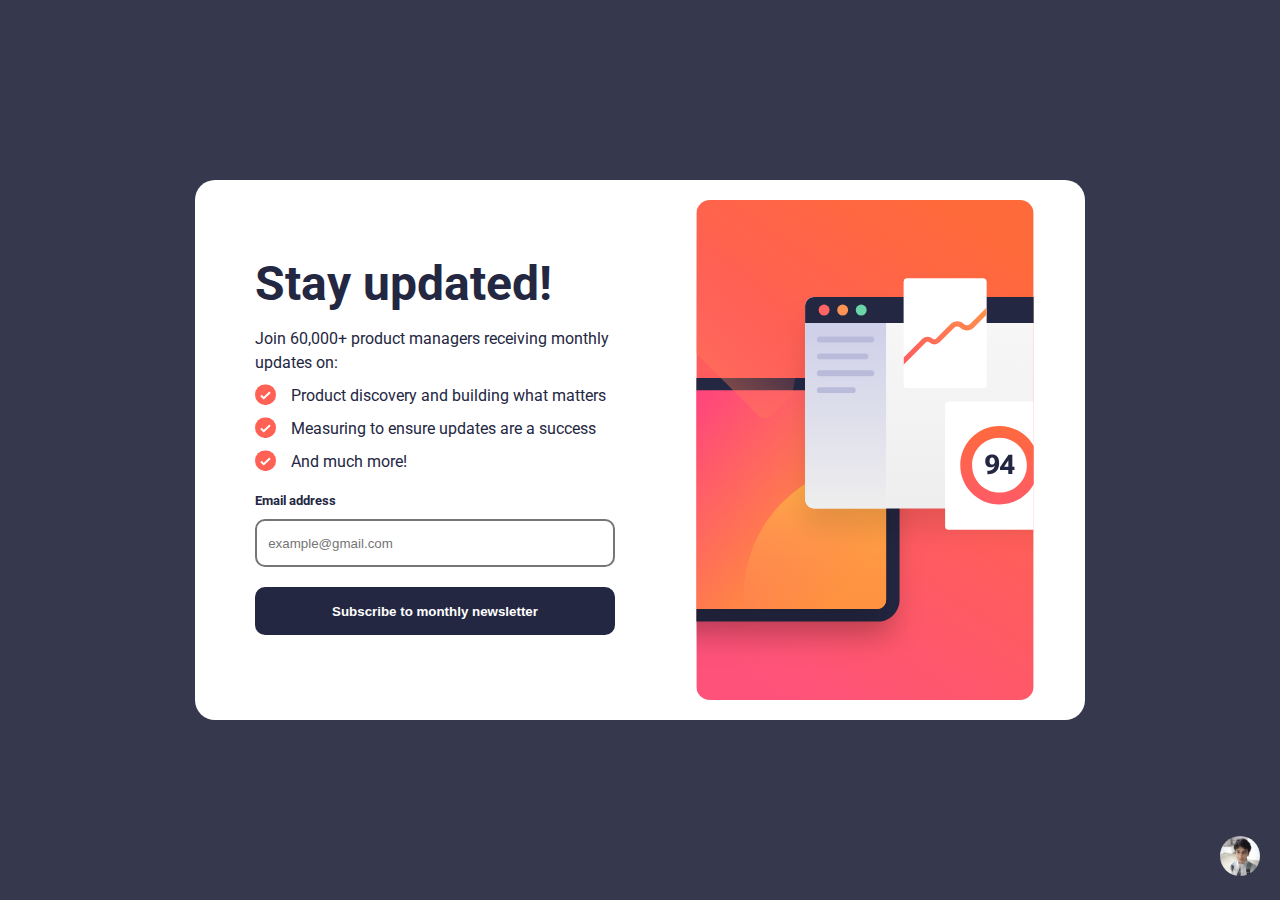
<file: index.html>
<!DOCTYPE html>
<html lang="en">

<head>
  <meta charset="UTF-8">
  <meta name="viewport" content="width=device-width, initial-scale=1.0">
  <link rel="preconnect" href="https://fonts.googleapis.com">
  <link rel="preconnect" href="https://fonts.gstatic.com" crossorigin>
  <link href="https://fonts.googleapis.com/css2?family=Roboto:wght@400;700&display=swap" rel="stylesheet">
  <link rel="stylesheet" href="styles.css">
  <link rel="icon" type="image/png" sizes="32x32" href="./images/favicon-32x32.png">

  <title>Frontend Mentor | Newsletter sign-up form with success message</title>

</head>

<body>
  <div class="container">
    <div id="sign-up-page" class="flex-container">

      <img src="images/illustration-sign-up-mobile.png" alt="" class="mobile-img">

      <div class="flex-inner">
        <h1>Stay updated!</h1>
        <p>Join 60,000+ product managers receiving monthly updates on:</p>
        <ul>
          <li>
            <svg xmlns="http://www.w3.org/2000/svg" width="21" height="21" viewBox="0 0 21 21">
              <g fill="none">
                <circle cx="10.5" cy="10.5" r="10.5" fill="#FF6155" />
                <path stroke="#FFF" stroke-width="2" d="M6 11.381 8.735 14 15 8" />
              </g>
            </svg>
            Product discovery and building what matters
          </li>
          <li>
            <svg xmlns="http://www.w3.org/2000/svg" width="21" height="21" viewBox="0 0 21 21">
              <g fill="none">
                <circle cx="10.5" cy="10.5" r="10.5" fill="#FF6155" />
                <path stroke="#FFF" stroke-width="2" d="M6 11.381 8.735 14 15 8" />
              </g>
            </svg>
            Measuring to ensure updates are a success
          </li>
          <li>
            <svg xmlns="http://www.w3.org/2000/svg" width="21" height="21" viewBox="0 0 21 21">
              <g fill="none">
                <circle cx="10.5" cy="10.5" r="10.5" fill="#FF6155" />
                <path stroke="#FFF" stroke-width="2" d="M6 11.381 8.735 14 15 8" />
              </g>
            </svg>
            And much more!
          </li>
        </ul>
        <form method="get" action="success.html">
          <label for="email-input">Email address<span class="invalid hide">Valid email required</span></label>
          <input id="email-input" name="email-input" type="email" placeholder="example@gmail.com" required>
          <button id="submit-btn">Subscribe to monthly newsletter</button>
        </form>
      </div>


      <svg class="flex-img" xmlns="http://www.w3.org/2000/svg" xmlns:xlink="http://www.w3.org/1999/xlink" width="400"
        height="593" viewBox="0 0 400 593">
        <defs>
          <linearGradient id="b" x1="72.75%" x2="27.25%" y1="0%" y2="100%">
            <stop offset="0%" stop-color="#FF6A3A" />
            <stop offset="100%" stop-color="#FF527B" />
          </linearGradient>
          <linearGradient id="h" x1="22.319%" x2="99.127%" y1="28.497%" y2="70.858%">
            <stop offset="0%" stop-color="#FF3E83" />
            <stop offset="100%" stop-color="#FF9F2E" />
          </linearGradient>
          <linearGradient id="k" x1="50%" x2="50%" y1="0%" y2="100%">
            <stop offset="0%" stop-color="#FFB443" />
            <stop offset="100%" stop-color="#FF5B64" stop-opacity="0" />
          </linearGradient>
          <linearGradient id="o" x1="50%" x2="50%" y1="0%" y2="100%">
            <stop offset="0%" stop-color="#F8F8F8" />
            <stop offset="100%" stop-color="#EEE" />
          </linearGradient>
          <linearGradient id="p" x1="50%" x2="50%" y1="0%" y2="100%">
            <stop offset="0%" stop-color="#CACBE8" />
            <stop offset="100%" stop-color="#EEE" />
            <stop offset="100%" stop-color="#CACBE8" />
          </linearGradient>
          <linearGradient id="r" x1="97.791%" x2="7.729%" y1="26.944%" y2="71.879%">
            <stop offset="0%" stop-color="#FF9049" />
            <stop offset="100%" stop-color="#FF5E5E" />
          </linearGradient>
          <linearGradient id="t" x1="50%" x2="50%" y1="0%" y2="100%">
            <stop offset="0%" stop-color="#FF6A3D" />
            <stop offset="100%" stop-color="#FF5B66" />
          </linearGradient>
          <path id="e"
            d="M0 26C0 11.64 11.64 0 26 0h381c14.36 0 26 11.64 26 26v237c0 14.36-11.64 26-26 26H26c-14.36 0-26-11.64-26-26V26Z" />
          <path id="g"
            d="M0 11C0 4.925 4.925 0 11 0h379c6.075 0 11 4.925 11 11v237c0 6.075-4.925 11-11 11H11c-6.075 0-11-4.925-11-11V11Z" />
          <path id="i"
            d="M0 11C0 4.925 4.925 0 11 0h379c6.075 0 11 4.925 11 11v237c0 6.075-4.925 11-11 11H11c-6.075 0-11-4.925-11-11V11Z" />
          <path id="n"
            d="M0 11C0 4.925 4.925 0 11 0h411c6.075 0 11 4.925 11 11v229c0 6.075-4.925 11-11 11H11c-6.075 0-11-4.925-11-11V11Z" />
          <path id="q" d="M0 4a4 4 0 0 1 4-4h90a4 4 0 0 1 4 4v122a4 4 0 0 1-4 4H4a4 4 0 0 1-4-4V4Z" />
          <filter id="d" width="127.7%" height="141.5%" x="-13.9%" y="-12.5%" filterUnits="objectBoundingBox">
            <feOffset dy="24" in="SourceAlpha" result="shadowOffsetOuter1" />
            <feGaussianBlur in="shadowOffsetOuter1" result="shadowBlurOuter1" stdDeviation="16" />
            <feColorMatrix in="shadowBlurOuter1" values="0 0 0 0 0 0 0 0 0 0 0 0 0 0 0 0 0 0 0.100000001 0" />
          </filter>
          <filter id="f" width="129.9%" height="146.3%" x="-15%" y="-13.9%" filterUnits="objectBoundingBox">
            <feOffset dy="24" in="SourceAlpha" result="shadowOffsetOuter1" />
            <feGaussianBlur in="shadowOffsetOuter1" result="shadowBlurOuter1" stdDeviation="16" />
            <feColorMatrix in="shadowBlurOuter1" values="0 0 0 0 0 0 0 0 0 0 0 0 0 0 0 0 0 0 0.100000001 0" />
          </filter>
          <filter id="j" width="129.9%" height="146.3%" x="-15%" y="-13.9%" filterUnits="objectBoundingBox">
            <feOffset dy="24" in="SourceAlpha" result="shadowOffsetOuter1" />
            <feGaussianBlur in="shadowOffsetOuter1" result="shadowBlurOuter1" stdDeviation="16" />
            <feColorMatrix in="shadowBlurOuter1" values="0 0 0 0 0 0 0 0 0 0 0 0 0 0 0 0 0 0 0.100000001 0" />
          </filter>
          <filter id="m" width="127.7%" height="147.8%" x="-13.9%" y="-14.3%" filterUnits="objectBoundingBox">
            <feOffset dy="24" in="SourceAlpha" result="shadowOffsetOuter1" />
            <feGaussianBlur in="shadowOffsetOuter1" result="shadowBlurOuter1" stdDeviation="16" />
            <feColorMatrix in="shadowBlurOuter1" values="0 0 0 0 0 0 0 0 0 0 0 0 0 0 0 0 0 0 0.100000001 0" />
          </filter>
          <rect id="a" width="400" height="593" x="0" y="0" rx="16" />
        </defs>
        <g fill="none" fill-rule="evenodd">
          <mask id="c" fill="#fff">
            <use xlink:href="#a" />
          </mask>
          <rect width="400" height="593" rx="16" />
          <path fill="url(#b)" fill-rule="nonzero" d="M0 0h400v593H0z" mask="url(#c)" />
          <g mask="url(#c)">
            <g fill-rule="nonzero" transform="translate(-192 211)">
              <use xlink:href="#e" fill="#000" filter="url(#d)" />
              <use xlink:href="#e" fill="#242742" />
            </g>
            <g transform="translate(-176 226)">
              <g fill-rule="nonzero">
                <use xlink:href="#g" fill="#000" filter="url(#f)" />
                <use xlink:href="#g" fill="url(#h)" />
              </g>
              <mask id="l" fill="#fff">
                <use xlink:href="#i" />
              </mask>
              <g fill-rule="nonzero">
                <use xlink:href="#i" fill="#000" filter="url(#j)" />
                <use xlink:href="#i" fill="url(#h)" />
              </g>
              <circle cx="390" cy="244" r="158" fill="url(#k)" fill-rule="nonzero" mask="url(#l)" />
              <circle cx="136.446" cy="-34.554" r="158" fill="url(#k)" fill-rule="nonzero" mask="url(#l)"
                transform="rotate(-135 136.446 -34.554)" />
            </g>
            <g fill-rule="nonzero" transform="translate(129 115)">
              <use xlink:href="#n" fill="#000" filter="url(#m)" />
              <use xlink:href="#n" fill="url(#o)" />
              <path fill="url(#p)" d="M0 11C0 4.925 4.925 0 11 0h85v251H11c-6.075 0-11-4.925-11-11V11Z" />
              <path fill="#BABBDB"
                d="M14 50.5a3.5 3.5 0 0 1 3.5-3.5h61a3.5 3.5 0 0 1 0 7h-61a3.5 3.5 0 0 1-3.5-3.5Zm0 20a3.5 3.5 0 0 1 3.5-3.5h54a3.5 3.5 0 0 1 0 7h-54a3.5 3.5 0 0 1-3.5-3.5Zm0 20a3.5 3.5 0 0 1 3.5-3.5h61a3.5 3.5 0 0 1 0 7h-61a3.5 3.5 0 0 1-3.5-3.5Zm0 20a3.5 3.5 0 0 1 3.5-3.5h39a3.5 3.5 0 1 1 0 7h-39a3.5 3.5 0 0 1-3.5-3.5Z" />
              <path fill="#242742" d="M0 11C0 4.925 4.925 0 11 0h411c6.075 0 11 4.925 11 11v20H0V11Z" />
              <g transform="translate(16 9)">
                <circle cx="6.5" cy="6.5" r="6.5" fill="#FF6464" />
                <circle cx="28.5" cy="6.5" r="6.5" fill="#FF9255" />
                <circle cx="50.5" cy="6.5" r="6.5" fill="#6BD4A8" />
              </g>
            </g>
            <g transform="translate(246 93)">
              <path fill="#FFF" fill-rule="nonzero"
                d="M0 4a4 4 0 0 1 4-4h90a4 4 0 0 1 4 4v122a4 4 0 0 1-4 4H4a4 4 0 0 1-4-4V4Z" />
              <mask id="s" fill="#fff">
                <use xlink:href="#q" />
              </mask>
              <use xlink:href="#q" fill="#FFF" fill-rule="nonzero" />
              <path fill="url(#r)" fill-rule="nonzero"
                d="M108.12 28.878a3 3 0 0 1 .002 4.243L82.847 58.41c-4.348 4.351-11.4 4.351-15.749 0a5.132 5.132 0 0 0-7.26 0L42.406 75.853a8.668 8.668 0 0 1-12.262 0 2.668 2.668 0 0 0-3.774 0l-32.248 32.268a3 3 0 1 1-4.244-4.242l32.248-32.267a8.668 8.668 0 0 1 12.262 0 2.668 2.668 0 0 0 3.774 0L55.594 54.17c4.348-4.35 11.4-4.35 15.748 0a5.132 5.132 0 0 0 7.26 0l25.276-25.29a3 3 0 0 1 4.243-.002Z"
                mask="url(#s)" />
              <path fill="#FFF" fill-rule="nonzero"
                d="M49 150a4 4 0 0 1 4-4h120a4 4 0 0 1 4 4v144a4 4 0 0 1-4 4H53a4 4 0 0 1-4-4V150Z" />
              <path fill="url(#t)"
                d="M46.5 79C64.45 79 79 64.45 79 46.5S64.45 14 46.5 14 14 28.55 14 46.5 28.55 79 46.5 79Zm0 14C72.181 93 93 72.181 93 46.5S72.181 0 46.5 0 0 20.819 0 46.5 20.819 93 46.5 93Z"
                transform="translate(67 175)" />
              <path fill="#242742" fill-rule="nonzero"
                d="M96.61 216.72c0 2.27.589 4.067 1.766 5.39 1.177 1.313 2.78 1.969 4.812 1.969 1.886 0 3.36-.672 4.422-2.016 1.073-1.344 1.61-3.02 1.61-5.031h-1.172c0 1.146-.318 2.057-.954 2.734-.635.677-1.427 1.016-2.375 1.016-1.01 0-1.76-.339-2.25-1.016-.49-.687-.734-1.692-.734-3.015 0-1.51.245-2.594.734-3.25.5-.667 1.24-1 2.22-1 1.051 0 1.869.432 2.452 1.297.584.864.875 2.411.875 4.64l.14.625c0 3.302-.723 5.646-2.171 7.031-1.448 1.386-3.495 2.073-6.14 2.063h-.704v3.969h.813c4.25-.042 7.495-1.193 9.734-3.453 2.25-2.271 3.375-5.329 3.375-9.172v-.813c0-3.458-.776-5.958-2.328-7.5-1.552-1.552-3.557-2.328-6.016-2.328-2.468 0-4.437.714-5.906 2.14-1.469 1.428-2.203 3.334-2.203 5.72ZM123.923 232h4.828v-22.75h-4.516l-10.11 14.563v3.438h17.141v-3.891h-4.937l-.813.078h-6.5l4.828-7.562h.157v9.593l-.079.547v5.985Z" />
            </g>
          </g>
        </g>
      </svg>
    </div>
  </div>

  <div class="attribution">
    <div>
      <img src="images/Me.jpg" alt="My photo" id="my-img">
    </div>
    <div id="hidden" class="hide">
      <p>Challenge by <a href="https://www.frontendmentor.io?ref=challenge" target="_blank">Frontend Mentor</a>.
        Coded by Prabhanjan Misra.</p>
    </div>
  </div>

  <script src="main.js"></script>
</body>

</html>
</file>
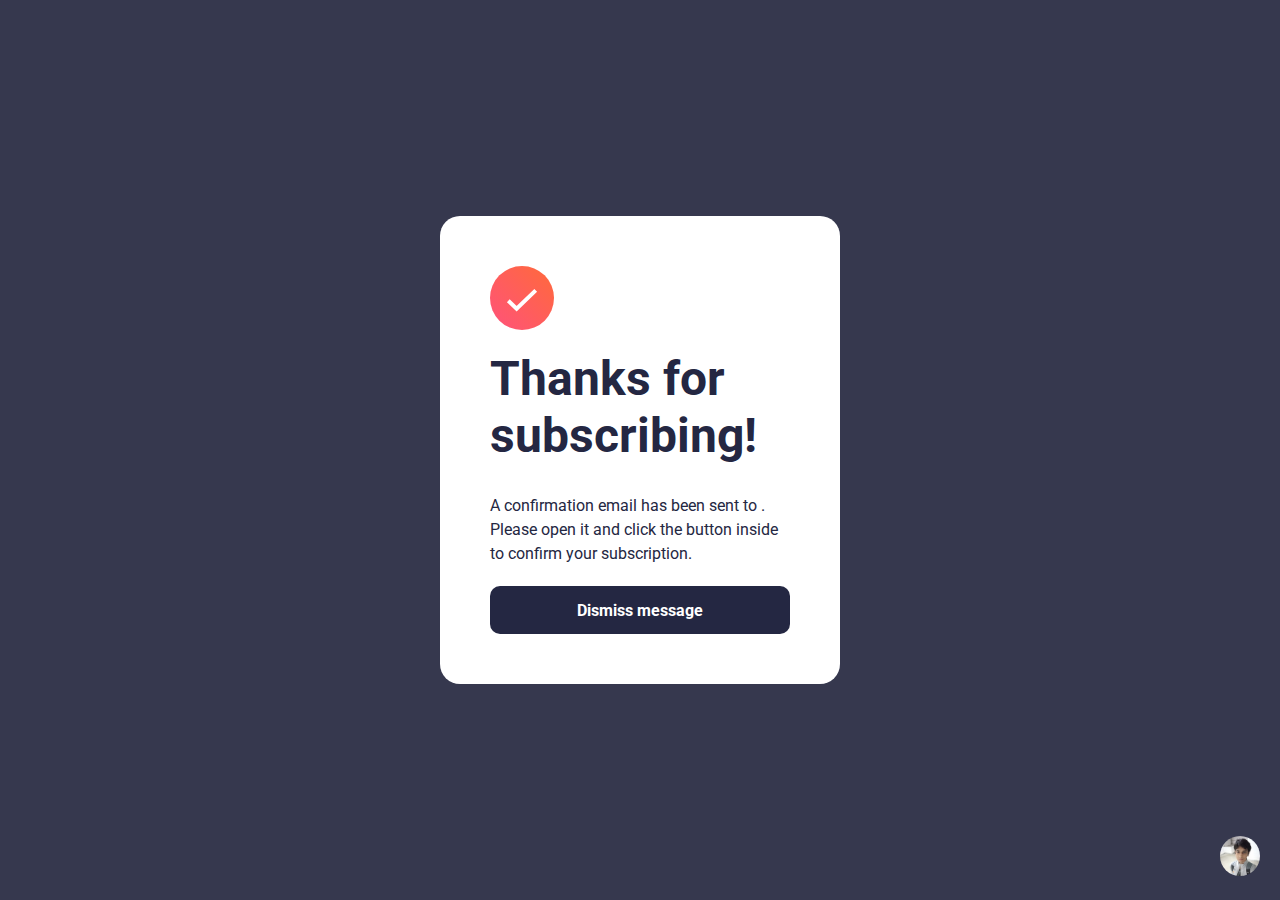
<file: success.html>
<!DOCTYPE html>
<html lang="en">

<head>
    <meta charset="UTF-8">
    <meta name="viewport" content="width=device-width, initial-scale=1.0">
    <link rel="preconnect" href="https://fonts.googleapis.com">
    <link rel="preconnect" href="https://fonts.gstatic.com" crossorigin>
    <link href="https://fonts.googleapis.com/css2?family=Roboto:wght@400;700&display=swap" rel="stylesheet">
    <link rel="stylesheet" href="styles.css">
    <link rel="icon" type="image/png" sizes="32x32" href="./images/favicon-32x32.png">

    <title>Successfully signed up</title>
</head>

<body>
    <div class="container">
        <!-- Success page -->
        <div id="success-page" class="flex-2">
            <svg xmlns="http://www.w3.org/2000/svg" width="64" height="64" viewBox="0 0 64 64">
                <defs>
                    <linearGradient id="a" x1="100%" x2="0%" y1="0%" y2="100%">
                        <stop offset="0%" stop-color="#FF6A3A" />
                        <stop offset="100%" stop-color="#FF527B" />
                    </linearGradient>
                </defs>
                <g fill="none">
                    <circle cx="32" cy="32" r="32" fill="url(#a)" />
                    <path stroke="#FFF" stroke-width="4" d="m18.286 34.686 8.334 7.98 19.094-18.285" />
                </g>
            </svg>
            <h1>Thanks for subscribing!</h1>
            <p>A confirmation email has been sent to <span id="entered-email">acompany@gmail.com</span>.
                Please open it and click the button inside to confirm your subscription.</p>
            <a class="btn" href="index.html">Dismiss message</a>
        </div>
    </div>

    <div class="attribution">
        <div>
            <img src="images/Me.jpg" alt="My photo" id="my-img">
        </div>
        <div id="hidden" class="hide">
            <p>Challenge by <a href="https://www.frontendmentor.io?ref=challenge" target="_blank">Frontend Mentor</a>.
                Coded by Prabhanjan Misra.</p>
        </div>
    </div>

    <script src="accept.js"></script>
</body>

</html>
</file>
<file: styles.css>
:root {
    --Tomato: hsl(4, 100%, 67%);
    --Dark-Slate-Grey: hsl(234, 29%, 20%);
    --Charcoal-Grey: hsl(235, 18%, 26%);
    --Grey: hsl(231, 7%, 60%);
    --White: hsl(0, 0%, 100%);
}

* {
    box-sizing: border-box;
    margin: 0;
    padding: 0;
}

body {
    font-family: 'Roboto', sans-serif;
    background-color: var(--Charcoal-Grey);
    color: var(--Dark-Slate-Grey);
}

a {
    text-decoration: none;
    color: var(--Tomato);
}

ul {
    list-style: none;
}

li {
    margin-bottom: 0.5rem;
}

img {
    width: 100%;
}

p {
    line-height: 1.5;
    font-weight: 400;
}

h1 {
    font-size: 3rem;
    font-weight: 700;
    margin-bottom: 10px;
}

.hide {
    display: none !important;
}

/* Container */

.container {
    display: flex;
    height: 100vh;
    justify-content: center;
    align-items: center;
}

.flex-container {
    display: flex;
    height: 60vh;
    justify-content: space-between;
    align-items: center;
    padding: 20px 20px 20px 60px;
    background-color: var(--White);
    border-radius: 20px;
}


.flex-inner {
    display: flex;
    flex-direction: column;
    gap: 5px;
    width: 360px;
    padding: 20px 0 30px;
}

li svg {
    margin-right: 0.7rem;
    transform: translate(0, 20%);
}

form {
    display: flex;
    flex-direction: column;
    gap: 20px;
}

form label {
    font-size: 0.8rem;
    transform: translate(0, 60%);
    position: relative;
    font-weight: 700;
}

form input {
    height: 3rem;
    border-radius: 10px;
    border-style: solid;
    padding: 0.7rem;
}

form button {
    height: 3rem;
    border-radius: 10px;
    border-style: none;
    background-color: var(--Dark-Slate-Grey);
    color: var(--White);
    font-weight: 700;
    align-self: center;
    width: 100%;
}

form button:hover {
    background: linear-gradient(to right,hsl(4, 100%, 67%),hsl(17, 100%, 67%));
    cursor: pointer;
    box-shadow: 0 10px 20px hsla(4, 100%, 67%, 70%);
}

.invalid {
    position: absolute;
    right: 0;
    color: var(--Tomato);
    font-weight: 700;
}

.flex-img {
    height: 100%;
    margin-left: 50px;
}

.invalid-color {
    color: var(--Tomato);
    background-color: rgb(255, 183, 178);
    border: solid;
    border-color: var(--Tomato);
}

.mobile-img {
    display: none;
}



/* Success page */

.flex-2 {
    display: flex;
    flex-direction: column;
    background-color: var(--White);
    gap: 20px;
    padding: 50px;
    width: 400px;
    border-radius: 20px;
}

.btn {
    height: 3rem;
    border-radius: 10px;
    border-style: none;
    background-color: var(--Dark-Slate-Grey);
    color: var(--White);
    font-weight: 700;
    text-align: center;
    display: flex;
    flex-direction: column;
    justify-content: center;
}

.btn:hover {
    background: linear-gradient(to right,hsl(4, 100%, 67%),hsl(17, 100%, 67%));
    cursor: pointer;
    box-shadow: 0 10px 20px hsla(4, 100%, 67%, 70%);
}

.clicked {
    background: linear-gradient(to right,hsl(4, 100%, 67%),hsl(17, 100%, 67%));
    box-shadow: 0 10px 20px hsla(4, 100%, 67%, 70%);
    height: 45px;
    width: 98%;
}

#entered-email {
    font-weight: 700;
}

/* Attribution */

.attribution {
    display: flex;
    flex-direction: row-reverse;
    position: absolute;
    bottom: 20px;
    right: 20px;
    color: var(--Dark-Slate-Grey);
}

#my-img {
    height: 40px;
    border-radius: 20px;
}


#hidden {
    width: 150px;
    background: var(--White);
    padding: 10px;
    margin-right: 10px;
    border-radius: 12px;
}



@media(max-width: 700px) {
    h1 {
        font-size: 2rem;
    }

    p {
        font-size: 0.9rem;
        line-height: 1;
    }

    li {
        font-size: 0.9rem;
        margin-bottom: 0.2rem;
    }
    
    .attribution {
        display: none !important;
    }

    .container {
        display: block;
    }

    .flex-container {
        height: 100vh;
        width: 100%;
        flex-direction: column;
        border-radius: 0;
        padding: 0px;
    }

    .flex-img {
        display: none;
    }

    .mobile-img {
        display: block;
        height: 40vh;
    }

    .flex-inner {
        width: 90%;
        margin: 20px 10px 30px 10px;
    }

    .flex-2 {
        height: 100vh;
        width: 100%;
        gap: 50px;
        border-radius: 0;
        position: relative;
    }

    .flex-2 .btn {
        position: absolute;
        bottom: 30px;
        right: 50%;
        transform: translate(50%, 0);
        width: 85%;
    }

    .flex-2 h1 {
        font-size: 3rem;
    }

    .flex-2 p {
        font-size: 1rem;
        line-height: 1.5;
    }
}
</file>
